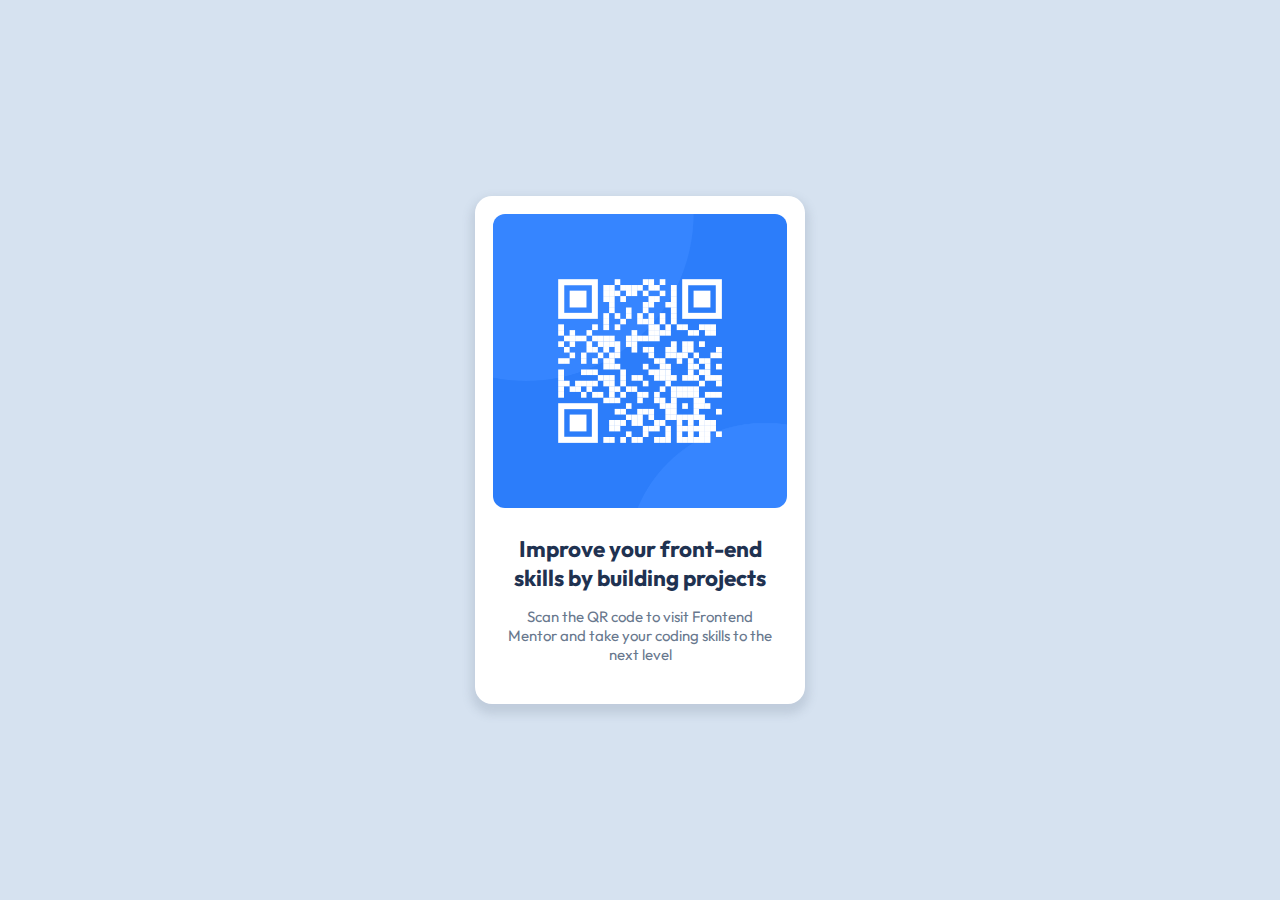
<file: qr code ex/index.html>
<!DOCTYPE html>
<html lang="en">
<head>
  <meta charset="UTF-8">
  <meta name="viewport" content="width=device-width, initial-scale=1.0"> <!-- displays site properly based on user's device -->

  <link rel="icon" type="image/png" sizes="32x32" href="./images/favicon-32x32.png">
  
  <title>Frontend Mentor | QR code component</title>
  <link rel="stylesheet" href="qr_style.css">
  
</head>
<body>
  <div class="container">
    <div class="card">
      <img src="./img/image-qr-code.png" alt="Frontend Mentor website QR code"/>
      <div class="text">
        <h2>Improve your front-end skills by building projects</h2>
        <p>Scan the QR code to visit Frontend Mentor and take your coding skills to the next level</p>
      </div>
    </div>
  </div>


  <!-- <div class="attribution">
    Challenge by <a href="https://www.frontendmentor.io?ref=challenge" target="_blank">Frontend Mentor</a>. 
    Coded by <a href="#">Your Name Here</a>.
  </div> -->
</body>
</html>
</file>
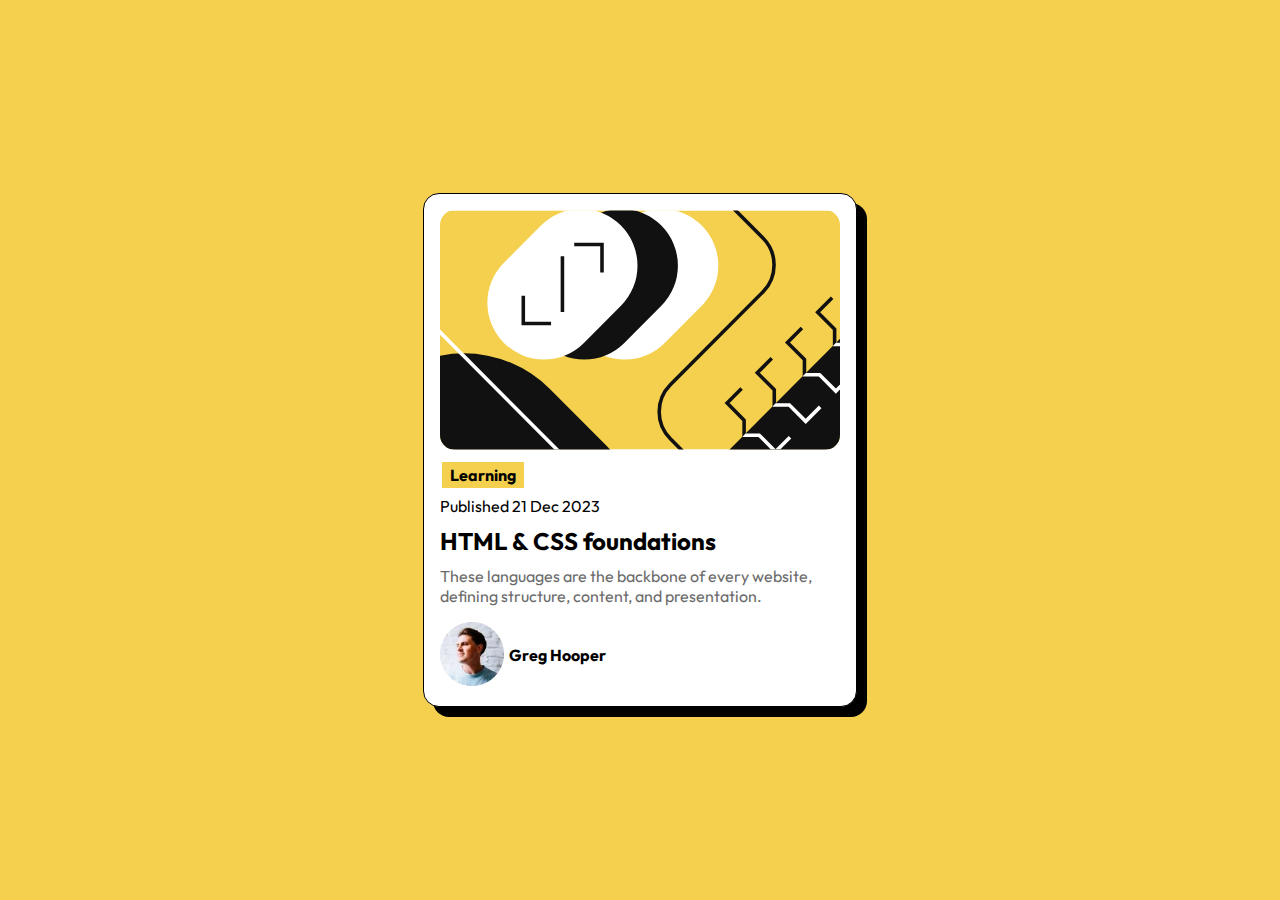
<file: blog preview ex/blog-preview-card-main/index.html>
<!DOCTYPE html>
<html lang="en">
<head>
  <meta charset="UTF-8">
  <meta name="viewport" content="width=device-width, initial-scale=1.0">

  <link rel="icon" type="image/png" sizes="32x32" href="./assets/images/favicon-32x32.png">
  <link rel="preconnect" href="https://fonts.googleapis.com">
  <link rel="preconnect" href="https://fonts.gstatic.com" crossorigin>
  <link href="https://fonts.googleapis.com/css2?family=Figtree:ital,wght@0,300..900;1,300..900&family=Outfit:wght@100..900&display=swap" rel="stylesheet">
  
  <title>Frontend Mentor | Jasmine Lab3.2 Blog preview card</title>
  <link rel="stylesheet" href="blog_style.css">

</head>
<body>
  <section class="container">
    <div class="image">
      <img src="./blog-preview-card-main/images/illustration-article.svg" alt="abstract, yellow and black, depicting stylized representations of code.">
    </div>
    <div class="text">
      <h2>Learning</h2>

      <p class="publish_date">Published 21 Dec 2023</p>

      <h1>HTML & CSS foundations</h1>

      <p class="description">These languages are the backbone of every website, defining structure, content, and presentation.</p>

      <ul>
        <li class="pic"><img src="./blog-preview-card-main/images/image-avatar.webp" alt="photo of instructor Greg Gooper"></li>
        <li class="name">Greg Hooper</li>
      </ul>
  </section>
  <!-- <div class="attribution">
    Challenge by <a href="https://www.frontendmentor.io?ref=challenge" target="_blank">Frontend Mentor</a>. 
    Coded by <a href="#">Your Name Here</a>.
  </div> -->
</body>
</html>
</file>
<file: qr code ex/qr_style.css>
@import url('https://fonts.googleapis.com/css2?family=Outfit:wght@100..900&display=swap');

*{
  margin: 0;
  padding: 0;
}  
body{
  font-family: "Outfit", sans-serif;
  background-color: hsl(212, 45%, 89%);
  min-height: 100vh;
  display: flex;
  align-items: center;
  font-size: 15px;
  }

.container{
  max-width: 360px;
  margin: 0 auto;
}
.card{
  background-color: hsl(0, 0%, 100%);
  padding: 18px;
  border-radius: 17px;
  text-align: center;
  margin: 0 1em;
  box-shadow: 0px 6px 10px 4px hsl(216, 15%, 48%,20%);
}
.card img{
  width: 100%;
  border-radius: 12px;
}

.text{
  padding: 22px 10px;
}

.text h2{
  color: hsl(218, 44%, 22%);
  padding-bottom: 15px;
}

.text p{
  color: hsl(216, 15%, 48%)
}
</file>
<file: blog preview ex/blog-preview-card-main/blog_style.css>
* {
  padding: 0;
  margin: 0;
  box-sizing: border;
}

ul {
  list-style-type: none;
}
:root{
  --yellow: hsl(47, 88%, 63%);
}

body{
  background-color: var(--yellow);
  padding: 5rem 1rem;
}

.container{
  background-color: #fff;
  padding: 1rem;
  border: 1px solid black;
  border-radius: 1rem;
  box-shadow: 10px 10px 0px black;
  max-width: 400px;
  margin-inline: auto;
  font-family: 'outfit', sans-serif;
}

.container .image >img{
  width: 100%;
  border-radius: 15px;
}

.container .text h2{
  background-color: var(--yellow);
  font-size: 1rem;
  display: inline-block;
  padding: 3px 8px;
  margin: 8px 2px 8px;
}
.container .text h1{
  margin-bottom: 10px;
  margin-top: 5px;
  font-size: 1.5rem;
}

.container .text h1:hover{
  color: var(--yellow);
  cursor: pointer;
}

.container .text .publish_date{
  margin-bottom: 10px;
  color: black;
}

.container .text .description{
  font-size: 1rem;
  margin-bottom: 15px;
}

.container .text p{
  color: hsl(0, 0%, 42%);
}

.container .text ul{
  display: flex;
  align-items: center;
  gap: 5px;
}

.container .text ul .name{
  font-weight: bold;
  font-size: 1rem;
}

@media (min-width: 768px){
  body{
    padding: 0;
    display: flex;
    justify-content: center;
    align-items: center;
    flex-direction: column;
    height: 100vh;
  }
}
</file>
